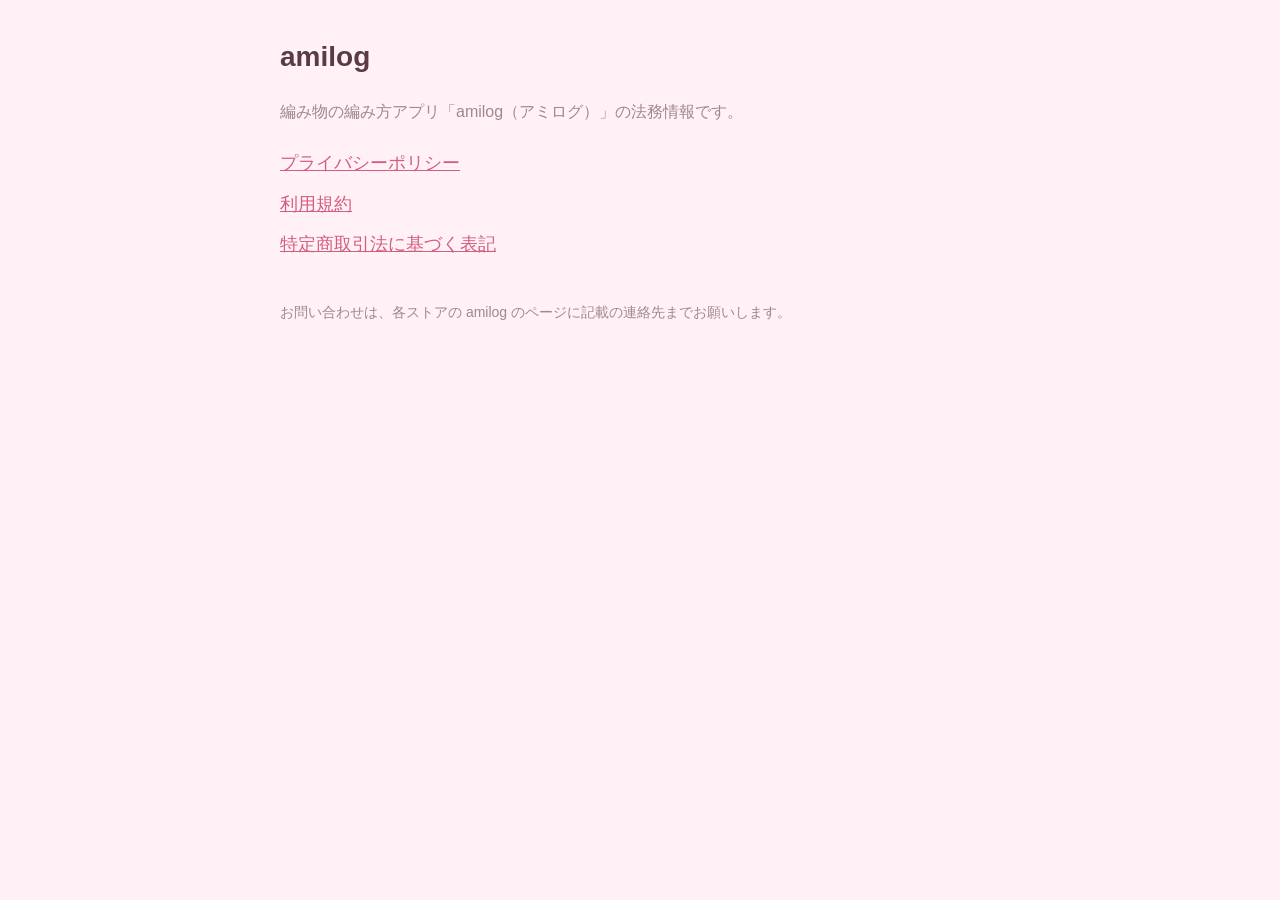
<file: index.html>
<!DOCTYPE html>
<!--
  amilog 法務ページ（公開用）。正本は docs/legal/*.md。
  ここは App Store / Google Play に登録する「公開URL」用の静的サイト。
  ※ 利用規約の「特商法・非公開メモ」は公開しない（有料販売開始時に別途整備）。
-->
<html lang="ja">
<head>
  <meta charset="utf-8">
  <meta name="viewport" content="width=device-width, initial-scale=1">
  <meta name="robots" content="index, follow">
  <title>amilog｜法務情報</title>
  <link rel="stylesheet" href="./style.css">
</head>
<body>
  <main class="wrap">
    <h1>amilog</h1>
    <p class="lead">編み物の編み方アプリ「amilog（アミログ）」の法務情報です。</p>
    <ul class="links">
      <li><a href="./privacy.html">プライバシーポリシー</a></li>
      <li><a href="./terms.html">利用規約</a></li>
      <li><a href="./tokushoho.html">特定商取引法に基づく表記</a></li>
    </ul>
    <p class="foot">お問い合わせは、各ストアの amilog のページに記載の連絡先までお願いします。</p>
  </main>
</body>
</html>
</file>
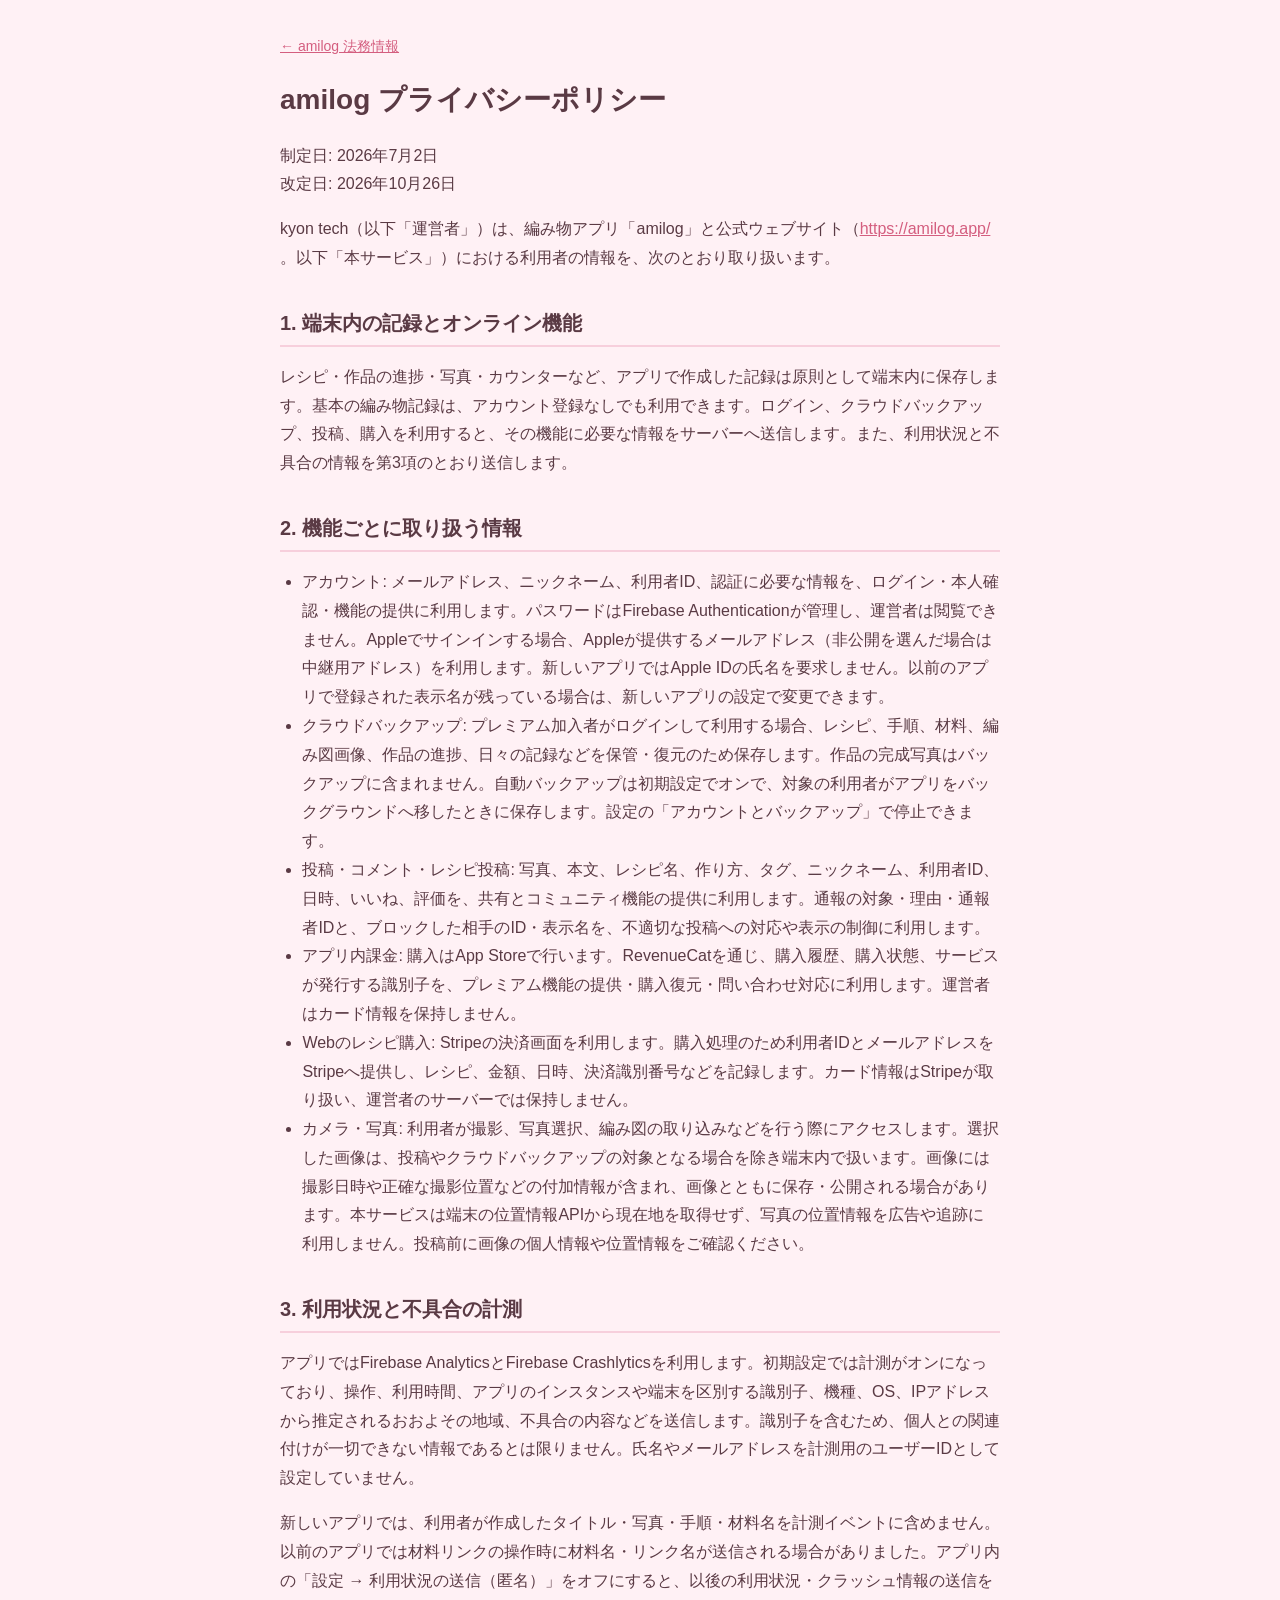
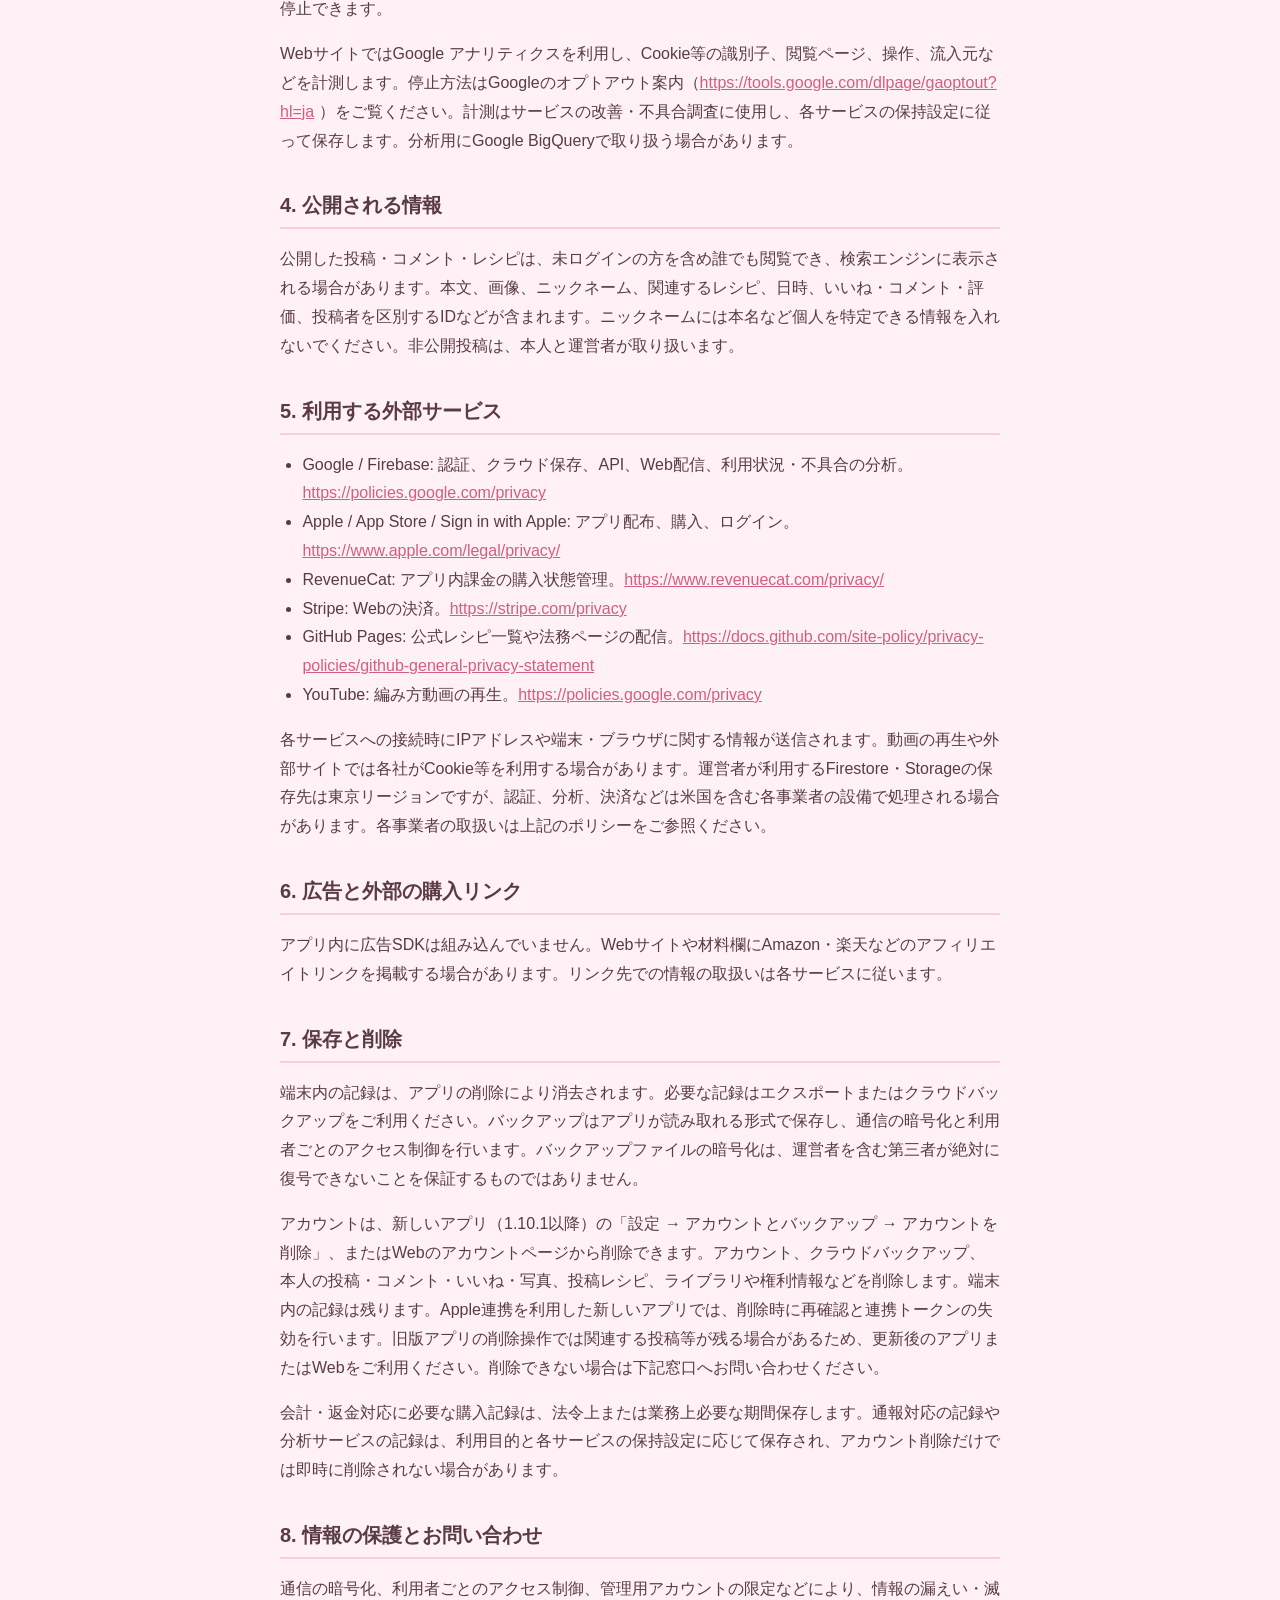
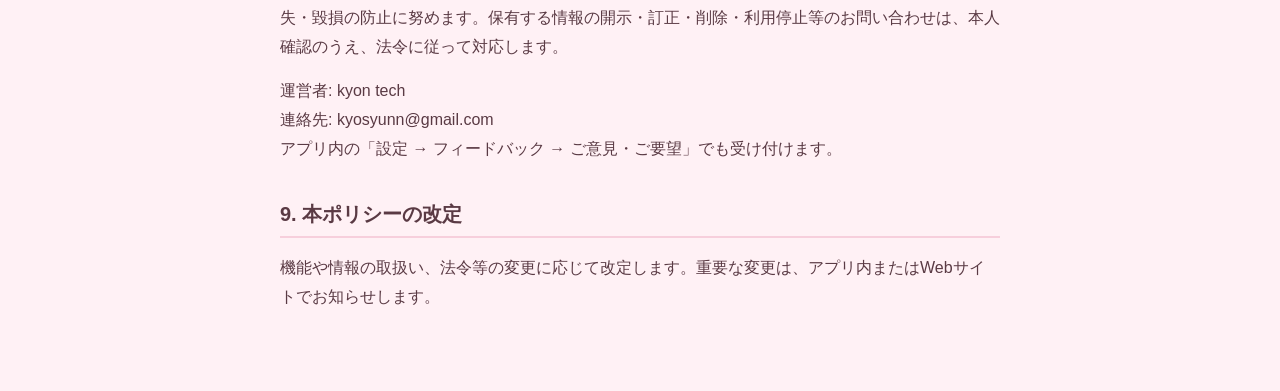
<file: privacy.html>
<!DOCTYPE html>
<!-- Generated by tools/sync_privacy_policy.py from docs/legal/プライバシーポリシー.md -->
<html lang="ja">
<head>
  <meta charset="utf-8">
  <meta name="viewport" content="width=device-width, initial-scale=1">
  <title>amilog プライバシーポリシー</title>
  <link rel="stylesheet" href="./style.css">
</head>
<body><main class="wrap">
  <a class="back" href="./index.html">← amilog 法務情報</a>
  <h1>amilog プライバシーポリシー</h1>
  <p>制定日: 2026年7月2日<br>改定日: 2026年10月26日</p>
  <p>kyon tech（以下「運営者」）は、編み物アプリ「amilog」と公式ウェブサイト（<a href="https://amilog.app/">https://amilog.app/</a> 。以下「本サービス」）における利用者の情報を、次のとおり取り扱います。</p>
  <h2>1. 端末内の記録とオンライン機能</h2>
  <p>レシピ・作品の進捗・写真・カウンターなど、アプリで作成した記録は原則として端末内に保存します。基本の編み物記録は、アカウント登録なしでも利用できます。ログイン、クラウドバックアップ、投稿、購入を利用すると、その機能に必要な情報をサーバーへ送信します。また、利用状況と不具合の情報を第3項のとおり送信します。</p>
  <h2>2. 機能ごとに取り扱う情報</h2>
  <ul><li>アカウント: メールアドレス、ニックネーム、利用者ID、認証に必要な情報を、ログイン・本人確認・機能の提供に利用します。パスワードはFirebase Authenticationが管理し、運営者は閲覧できません。Appleでサインインする場合、Appleが提供するメールアドレス（非公開を選んだ場合は中継用アドレス）を利用します。新しいアプリではApple IDの氏名を要求しません。以前のアプリで登録された表示名が残っている場合は、新しいアプリの設定で変更できます。</li><li>クラウドバックアップ: プレミアム加入者がログインして利用する場合、レシピ、手順、材料、編み図画像、作品の進捗、日々の記録などを保管・復元のため保存します。作品の完成写真はバックアップに含まれません。自動バックアップは初期設定でオンで、対象の利用者がアプリをバックグラウンドへ移したときに保存します。設定の「アカウントとバックアップ」で停止できます。</li><li>投稿・コメント・レシピ投稿: 写真、本文、レシピ名、作り方、タグ、ニックネーム、利用者ID、日時、いいね、評価を、共有とコミュニティ機能の提供に利用します。通報の対象・理由・通報者IDと、ブロックした相手のID・表示名を、不適切な投稿への対応や表示の制御に利用します。</li><li>アプリ内課金: 購入はApp Storeで行います。RevenueCatを通じ、購入履歴、購入状態、サービスが発行する識別子を、プレミアム機能の提供・購入復元・問い合わせ対応に利用します。運営者はカード情報を保持しません。</li><li>Webのレシピ購入: Stripeの決済画面を利用します。購入処理のため利用者IDとメールアドレスをStripeへ提供し、レシピ、金額、日時、決済識別番号などを記録します。カード情報はStripeが取り扱い、運営者のサーバーでは保持しません。</li><li>カメラ・写真: 利用者が撮影、写真選択、編み図の取り込みなどを行う際にアクセスします。選択した画像は、投稿やクラウドバックアップの対象となる場合を除き端末内で扱います。画像には撮影日時や正確な撮影位置などの付加情報が含まれ、画像とともに保存・公開される場合があります。本サービスは端末の位置情報APIから現在地を取得せず、写真の位置情報を広告や追跡に利用しません。投稿前に画像の個人情報や位置情報をご確認ください。</li></ul>
  <h2>3. 利用状況と不具合の計測</h2>
  <p>アプリではFirebase AnalyticsとFirebase Crashlyticsを利用します。初期設定では計測がオンになっており、操作、利用時間、アプリのインスタンスや端末を区別する識別子、機種、OS、IPアドレスから推定されるおおよその地域、不具合の内容などを送信します。識別子を含むため、個人との関連付けが一切できない情報であるとは限りません。氏名やメールアドレスを計測用のユーザーIDとして設定していません。</p>
  <p>新しいアプリでは、利用者が作成したタイトル・写真・手順・材料名を計測イベントに含めません。以前のアプリでは材料リンクの操作時に材料名・リンク名が送信される場合がありました。アプリ内の「設定 → 利用状況の送信（匿名）」をオフにすると、以後の利用状況・クラッシュ情報の送信を停止できます。</p>
  <p>WebサイトではGoogle アナリティクスを利用し、Cookie等の識別子、閲覧ページ、操作、流入元などを計測します。停止方法はGoogleのオプトアウト案内（<a href="https://tools.google.com/dlpage/gaoptout?hl=ja">https://tools.google.com/dlpage/gaoptout?hl=ja</a> ）をご覧ください。計測はサービスの改善・不具合調査に使用し、各サービスの保持設定に従って保存します。分析用にGoogle BigQueryで取り扱う場合があります。</p>
  <h2>4. 公開される情報</h2>
  <p>公開した投稿・コメント・レシピは、未ログインの方を含め誰でも閲覧でき、検索エンジンに表示される場合があります。本文、画像、ニックネーム、関連するレシピ、日時、いいね・コメント・評価、投稿者を区別するIDなどが含まれます。ニックネームには本名など個人を特定できる情報を入れないでください。非公開投稿は、本人と運営者が取り扱います。</p>
  <h2>5. 利用する外部サービス</h2>
  <ul><li>Google / Firebase: 認証、クラウド保存、API、Web配信、利用状況・不具合の分析。<a href="https://policies.google.com/privacy">https://policies.google.com/privacy</a></li><li>Apple / App Store / Sign in with Apple: アプリ配布、購入、ログイン。<a href="https://www.apple.com/legal/privacy/">https://www.apple.com/legal/privacy/</a></li><li>RevenueCat: アプリ内課金の購入状態管理。<a href="https://www.revenuecat.com/privacy/">https://www.revenuecat.com/privacy/</a></li><li>Stripe: Webの決済。<a href="https://stripe.com/privacy">https://stripe.com/privacy</a></li><li>GitHub Pages: 公式レシピ一覧や法務ページの配信。<a href="https://docs.github.com/site-policy/privacy-policies/github-general-privacy-statement">https://docs.github.com/site-policy/privacy-policies/github-general-privacy-statement</a></li><li>YouTube: 編み方動画の再生。<a href="https://policies.google.com/privacy">https://policies.google.com/privacy</a></li></ul>
  <p>各サービスへの接続時にIPアドレスや端末・ブラウザに関する情報が送信されます。動画の再生や外部サイトでは各社がCookie等を利用する場合があります。運営者が利用するFirestore・Storageの保存先は東京リージョンですが、認証、分析、決済などは米国を含む各事業者の設備で処理される場合があります。各事業者の取扱いは上記のポリシーをご参照ください。</p>
  <h2>6. 広告と外部の購入リンク</h2>
  <p>アプリ内に広告SDKは組み込んでいません。Webサイトや材料欄にAmazon・楽天などのアフィリエイトリンクを掲載する場合があります。リンク先での情報の取扱いは各サービスに従います。</p>
  <h2>7. 保存と削除</h2>
  <p>端末内の記録は、アプリの削除により消去されます。必要な記録はエクスポートまたはクラウドバックアップをご利用ください。バックアップはアプリが読み取れる形式で保存し、通信の暗号化と利用者ごとのアクセス制御を行います。バックアップファイルの暗号化は、運営者を含む第三者が絶対に復号できないことを保証するものではありません。</p>
  <p>アカウントは、新しいアプリ（1.10.1以降）の「設定 → アカウントとバックアップ → アカウントを削除」、またはWebのアカウントページから削除できます。アカウント、クラウドバックアップ、本人の投稿・コメント・いいね・写真、投稿レシピ、ライブラリや権利情報などを削除します。端末内の記録は残ります。Apple連携を利用した新しいアプリでは、削除時に再確認と連携トークンの失効を行います。旧版アプリの削除操作では関連する投稿等が残る場合があるため、更新後のアプリまたはWebをご利用ください。削除できない場合は下記窓口へお問い合わせください。</p>
  <p>会計・返金対応に必要な購入記録は、法令上または業務上必要な期間保存します。通報対応の記録や分析サービスの記録は、利用目的と各サービスの保持設定に応じて保存され、アカウント削除だけでは即時に削除されない場合があります。</p>
  <h2>8. 情報の保護とお問い合わせ</h2>
  <p>通信の暗号化、利用者ごとのアクセス制御、管理用アカウントの限定などにより、情報の漏えい・滅失・毀損の防止に努めます。保有する情報の開示・訂正・削除・利用停止等のお問い合わせは、本人確認のうえ、法令に従って対応します。</p>
  <p>運営者: kyon tech<br>連絡先: kyosyunn@gmail.com<br>アプリ内の「設定 → フィードバック → ご意見・ご要望」でも受け付けます。</p>
  <h2>9. 本ポリシーの改定</h2>
  <p>機能や情報の取扱い、法令等の変更に応じて改定します。重要な変更は、アプリ内またはWebサイトでお知らせします。</p>
</main></body>
</html>
</file>
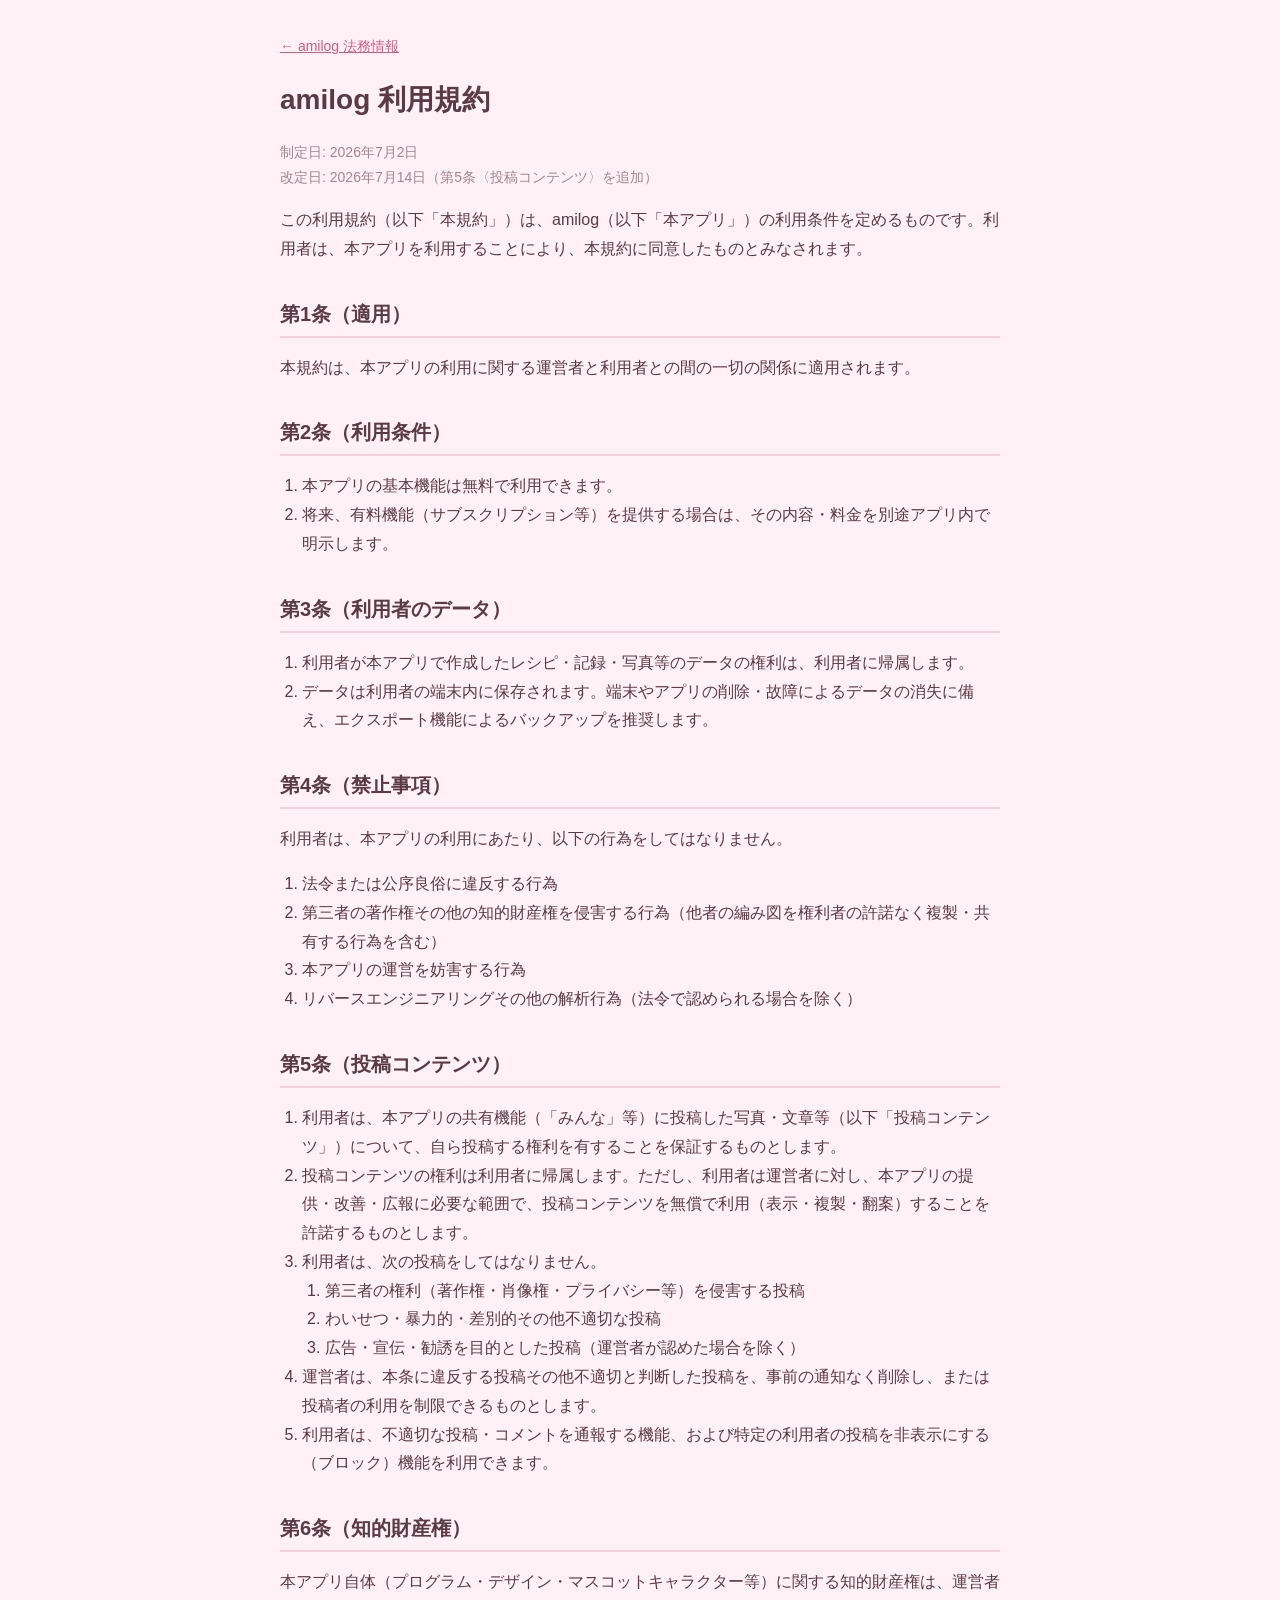
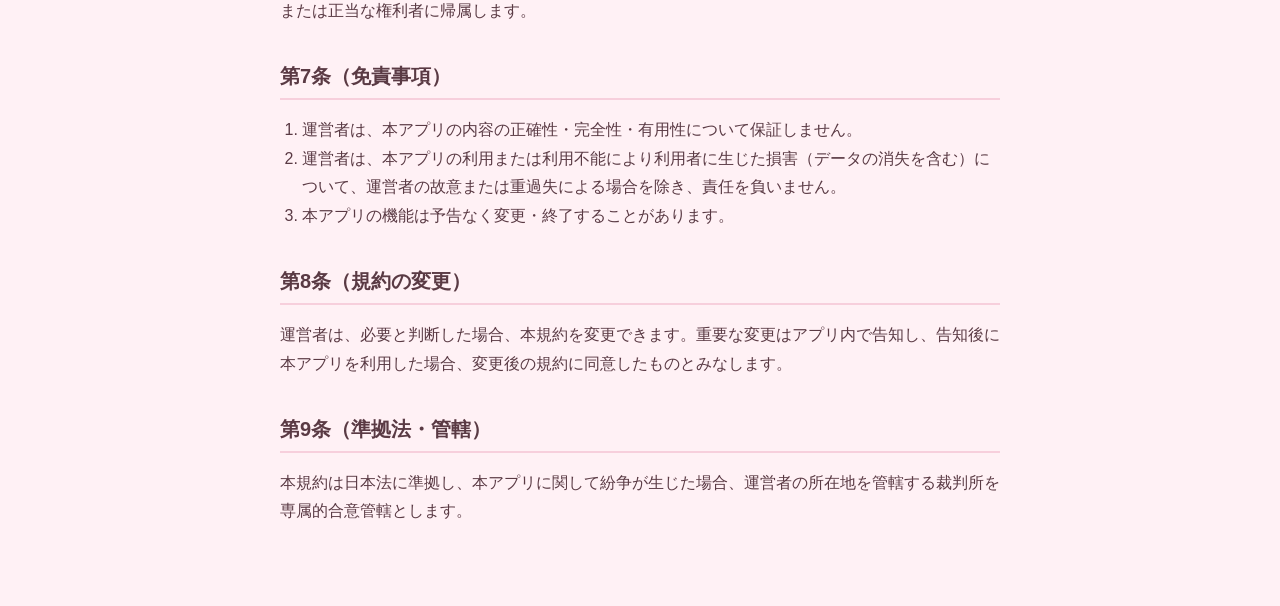
<file: terms.html>
<!DOCTYPE html>
<!-- 正本: docs/legal/利用規約.md（更新時は両方を同期）。※末尾の「特商法・非公開メモ」は公開しない -->
<html lang="ja">
<head>
  <meta charset="utf-8">
  <meta name="viewport" content="width=device-width, initial-scale=1">
  <title>amilog 利用規約</title>
  <link rel="stylesheet" href="./style.css">
</head>
<body>
  <main class="wrap">
    <a class="back" href="./index.html">← amilog 法務情報</a>
    <h1>amilog 利用規約</h1>
    <p class="meta">制定日: 2026年7月2日<br>改定日: 2026年7月14日（第5条〈投稿コンテンツ〉を追加）</p>
    <p>この利用規約（以下「本規約」）は、amilog（以下「本アプリ」）の利用条件を定めるものです。利用者は、本アプリを利用することにより、本規約に同意したものとみなされます。</p>

    <h2>第1条（適用）</h2>
    <p>本規約は、本アプリの利用に関する運営者と利用者との間の一切の関係に適用されます。</p>

    <h2>第2条（利用条件）</h2>
    <ol>
      <li>本アプリの基本機能は無料で利用できます。</li>
      <li>将来、有料機能（サブスクリプション等）を提供する場合は、その内容・料金を別途アプリ内で明示します。</li>
    </ol>

    <h2>第3条（利用者のデータ）</h2>
    <ol>
      <li>利用者が本アプリで作成したレシピ・記録・写真等のデータの権利は、利用者に帰属します。</li>
      <li>データは利用者の端末内に保存されます。端末やアプリの削除・故障によるデータの消失に備え、エクスポート機能によるバックアップを推奨します。</li>
    </ol>

    <h2>第4条（禁止事項）</h2>
    <p>利用者は、本アプリの利用にあたり、以下の行為をしてはなりません。</p>
    <ol>
      <li>法令または公序良俗に違反する行為</li>
      <li>第三者の著作権その他の知的財産権を侵害する行為（他者の編み図を権利者の許諾なく複製・共有する行為を含む）</li>
      <li>本アプリの運営を妨害する行為</li>
      <li>リバースエンジニアリングその他の解析行為（法令で認められる場合を除く）</li>
    </ol>

    <h2>第5条（投稿コンテンツ）</h2>
    <ol>
      <li>利用者は、本アプリの共有機能（「みんな」等）に投稿した写真・文章等（以下「投稿コンテンツ」）について、自ら投稿する権利を有することを保証するものとします。</li>
      <li>投稿コンテンツの権利は利用者に帰属します。ただし、利用者は運営者に対し、本アプリの提供・改善・広報に必要な範囲で、投稿コンテンツを無償で利用（表示・複製・翻案）することを許諾するものとします。</li>
      <li>利用者は、次の投稿をしてはなりません。
        <ol>
          <li>第三者の権利（著作権・肖像権・プライバシー等）を侵害する投稿</li>
          <li>わいせつ・暴力的・差別的その他不適切な投稿</li>
          <li>広告・宣伝・勧誘を目的とした投稿（運営者が認めた場合を除く）</li>
        </ol>
      </li>
      <li>運営者は、本条に違反する投稿その他不適切と判断した投稿を、事前の通知なく削除し、または投稿者の利用を制限できるものとします。</li>
      <li>利用者は、不適切な投稿・コメントを通報する機能、および特定の利用者の投稿を非表示にする（ブロック）機能を利用できます。</li>
    </ol>

    <h2>第6条（知的財産権）</h2>
    <p>本アプリ自体（プログラム・デザイン・マスコットキャラクター等）に関する知的財産権は、運営者または正当な権利者に帰属します。</p>

    <h2>第7条（免責事項）</h2>
    <ol>
      <li>運営者は、本アプリの内容の正確性・完全性・有用性について保証しません。</li>
      <li>運営者は、本アプリの利用または利用不能により利用者に生じた損害（データの消失を含む）について、運営者の故意または重過失による場合を除き、責任を負いません。</li>
      <li>本アプリの機能は予告なく変更・終了することがあります。</li>
    </ol>

    <h2>第8条（規約の変更）</h2>
    <p>運営者は、必要と判断した場合、本規約を変更できます。重要な変更はアプリ内で告知し、告知後に本アプリを利用した場合、変更後の規約に同意したものとみなします。</p>

    <h2>第9条（準拠法・管轄）</h2>
    <p>本規約は日本法に準拠し、本アプリに関して紛争が生じた場合、運営者の所在地を管轄する裁判所を専属的合意管轄とします。</p>
  </main>
</body>
</html>
</file>
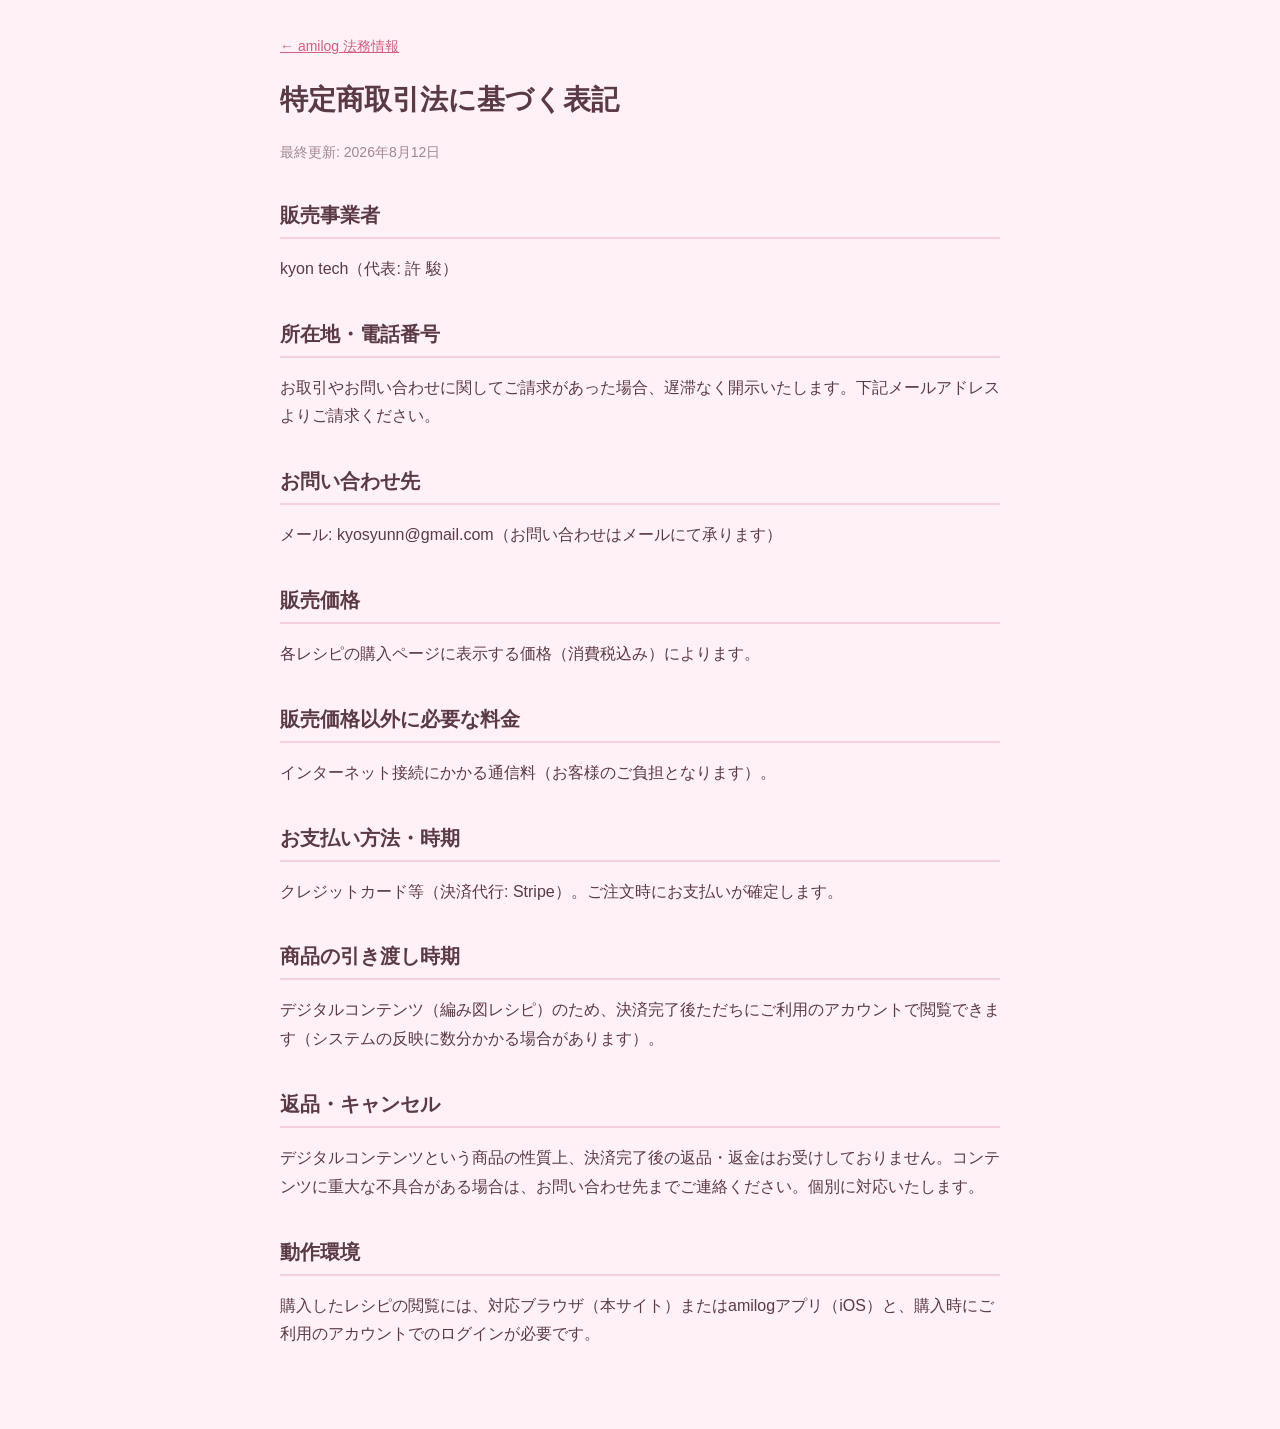
<file: tokushoho.html>
<!DOCTYPE html>
<!-- 特定商取引法に基づく表記（Web販売MVP #527）。
     氏名は特商法上、屋号のみ不可のため屋号＋代表者実名を併記（ユーザー確認済み 2026-08-12）。
     住所・電話番号は請求開示方式。 -->
<html lang="ja">
<head>
  <meta charset="utf-8">
  <meta name="viewport" content="width=device-width, initial-scale=1">
  <title>特定商取引法に基づく表記 | amilog</title>
  <link rel="stylesheet" href="./style.css">
</head>
<body>
  <main class="wrap">
    <a class="back" href="./index.html">← amilog 法務情報</a>
    <h1>特定商取引法に基づく表記</h1>
    <p class="meta">最終更新: 2026年8月12日</p>

    <h2>販売事業者</h2>
    <p>kyon tech（代表: 許 駿）</p>

    <h2>所在地・電話番号</h2>
    <p>お取引やお問い合わせに関してご請求があった場合、遅滞なく開示いたします。下記メールアドレスよりご請求ください。</p>

    <h2>お問い合わせ先</h2>
    <p>メール: kyosyunn@gmail.com（お問い合わせはメールにて承ります）</p>

    <h2>販売価格</h2>
    <p>各レシピの購入ページに表示する価格（消費税込み）によります。</p>

    <h2>販売価格以外に必要な料金</h2>
    <p>インターネット接続にかかる通信料（お客様のご負担となります）。</p>

    <h2>お支払い方法・時期</h2>
    <p>クレジットカード等（決済代行: Stripe）。ご注文時にお支払いが確定します。</p>

    <h2>商品の引き渡し時期</h2>
    <p>デジタルコンテンツ（編み図レシピ）のため、決済完了後ただちにご利用のアカウントで閲覧できます（システムの反映に数分かかる場合があります）。</p>

    <h2>返品・キャンセル</h2>
    <p>デジタルコンテンツという商品の性質上、決済完了後の返品・返金はお受けしておりません。コンテンツに重大な不具合がある場合は、お問い合わせ先までご連絡ください。個別に対応いたします。</p>

    <h2>動作環境</h2>
    <p>購入したレシピの閲覧には、対応ブラウザ（本サイト）またはamilogアプリ（iOS）と、購入時にご利用のアカウントでのログインが必要です。</p>
  </main>
</body>
</html>
</file>
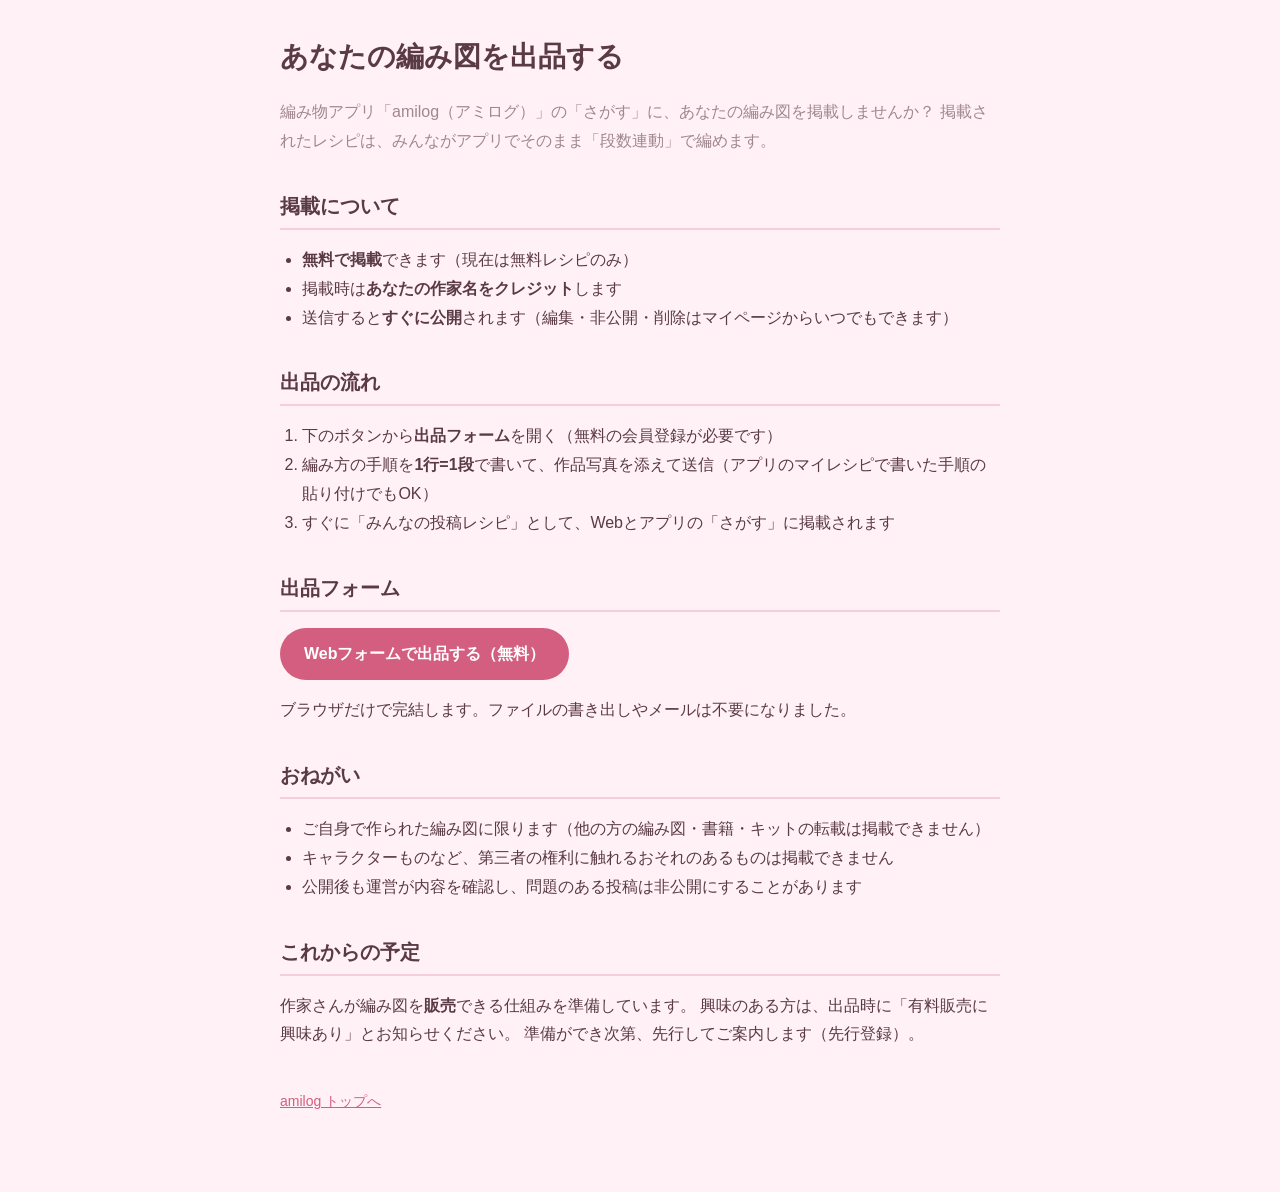
<file: store/submit.html>
<!DOCTYPE html>
<!--
  amilog「さがす」出品案内ページ（#348）。
  アプリの「あなたの編み図を出品する」から開かれる。
  2026-08-18: メール入稿を廃止し、Web入稿フォーム（https://amilog.app/submit・
  U1 = docs/design/20）への導線に差し替え。アプリ更新なしで反映される。
  2026-08-25: 審査なし即公開へ変更（docs/design/20）。文言を即公開仕様に更新。
  ※ 次回アプリリリース以降は /submit へ直行（このページは旧バイナリ用に残す）。
-->
<html lang="ja">
<head>
  <meta charset="utf-8">
  <meta name="viewport" content="width=device-width, initial-scale=1">
  <meta name="robots" content="index, follow">
  <title>amilog｜編み図の出品案内</title>
  <link rel="stylesheet" href="../style.css">
</head>
<body>
  <main class="wrap">
    <h1>あなたの編み図を出品する</h1>
    <p class="lead">
      編み物アプリ「amilog（アミログ）」の「さがす」に、あなたの編み図を掲載しませんか？
      掲載されたレシピは、みんながアプリでそのまま「段数連動」で編めます。
    </p>

    <h2>掲載について</h2>
    <ul>
      <li><strong>無料で掲載</strong>できます（現在は無料レシピのみ）</li>
      <li>掲載時は<strong>あなたの作家名をクレジット</strong>します</li>
      <li>送信すると<strong>すぐに公開</strong>されます（編集・非公開・削除はマイページからいつでもできます）</li>
    </ul>

    <h2>出品の流れ</h2>
    <ol>
      <li>下のボタンから<strong>出品フォーム</strong>を開く（無料の会員登録が必要です）</li>
      <li>編み方の手順を<strong>1行=1段</strong>で書いて、作品写真を添えて送信（アプリのマイレシピで書いた手順の貼り付けでもOK）</li>
      <li>すぐに「みんなの投稿レシピ」として、Webとアプリの「さがす」に掲載されます</li>
    </ol>

    <h2>出品フォーム</h2>
    <p id="form-open">
      <a class="button" href="https://amilog.app/submit/">
        Webフォームで出品する（無料）
      </a>
    </p>
    <p>
      ブラウザだけで完結します。ファイルの書き出しやメールは不要になりました。
    </p>

    <h2>おねがい</h2>
    <ul>
      <li>ご自身で作られた編み図に限ります（他の方の編み図・書籍・キットの転載は掲載できません）</li>
      <li>キャラクターものなど、第三者の権利に触れるおそれのあるものは掲載できません</li>
      <li>公開後も運営が内容を確認し、問題のある投稿は非公開にすることがあります</li>
    </ul>

    <h2>これからの予定</h2>
    <p>
      作家さんが編み図を<strong>販売</strong>できる仕組みを準備しています。
      興味のある方は、出品時に「有料販売に興味あり」とお知らせください。
      準備ができ次第、先行してご案内します（先行登録）。
    </p>

    <p class="foot"><a href="../index.html">amilog トップへ</a></p>
  </main>
</body>
</html>
</file>
<file: style.css>
/* amilog 法務ページ（公開用）の最小スタイル。ブランド寄りのやさしい配色。 */
:root {
  --paper: #FFF1F5;
  --ink: #5A3A44;
  --ink-soft: #A08790;
  --rose: #D45E7F;
  --line: #F7CFDC;
}
* { box-sizing: border-box; }
body {
  margin: 0;
  background: var(--paper);
  color: var(--ink);
  font-family: -apple-system, "Hiragino Sans", "Noto Sans JP", sans-serif;
  line-height: 1.8;
  font-size: 16px;
}
.wrap {
  max-width: 760px;
  margin: 0 auto;
  padding: 32px 20px 64px;
}
h1 { font-size: 28px; margin: 0 0 4px; }
h2 { font-size: 20px; margin: 32px 0 8px; border-bottom: 2px solid var(--line); padding-bottom: 4px; }
h3 { font-size: 17px; margin: 20px 0 6px; }
a { color: var(--rose); }
.lead { color: var(--ink-soft); }
.meta { color: var(--ink-soft); font-size: 14px; }
.links { list-style: none; padding: 0; margin: 20px 0; }
.links li { margin: 8px 0; font-size: 18px; }
.foot { color: var(--ink-soft); font-size: 14px; margin-top: 40px; }
.back { display: inline-block; margin-bottom: 16px; font-size: 14px; }
ol, ul { padding-left: 1.4em; }

/* 出品案内（store/submit.html）のCTAボタン。 */
.button {
  display: inline-block;
  background: var(--rose);
  color: #fff;
  text-decoration: none;
  font-weight: 700;
  padding: 12px 24px;
  border-radius: 999px;
}
.button:hover { opacity: 0.9; }
</file>
